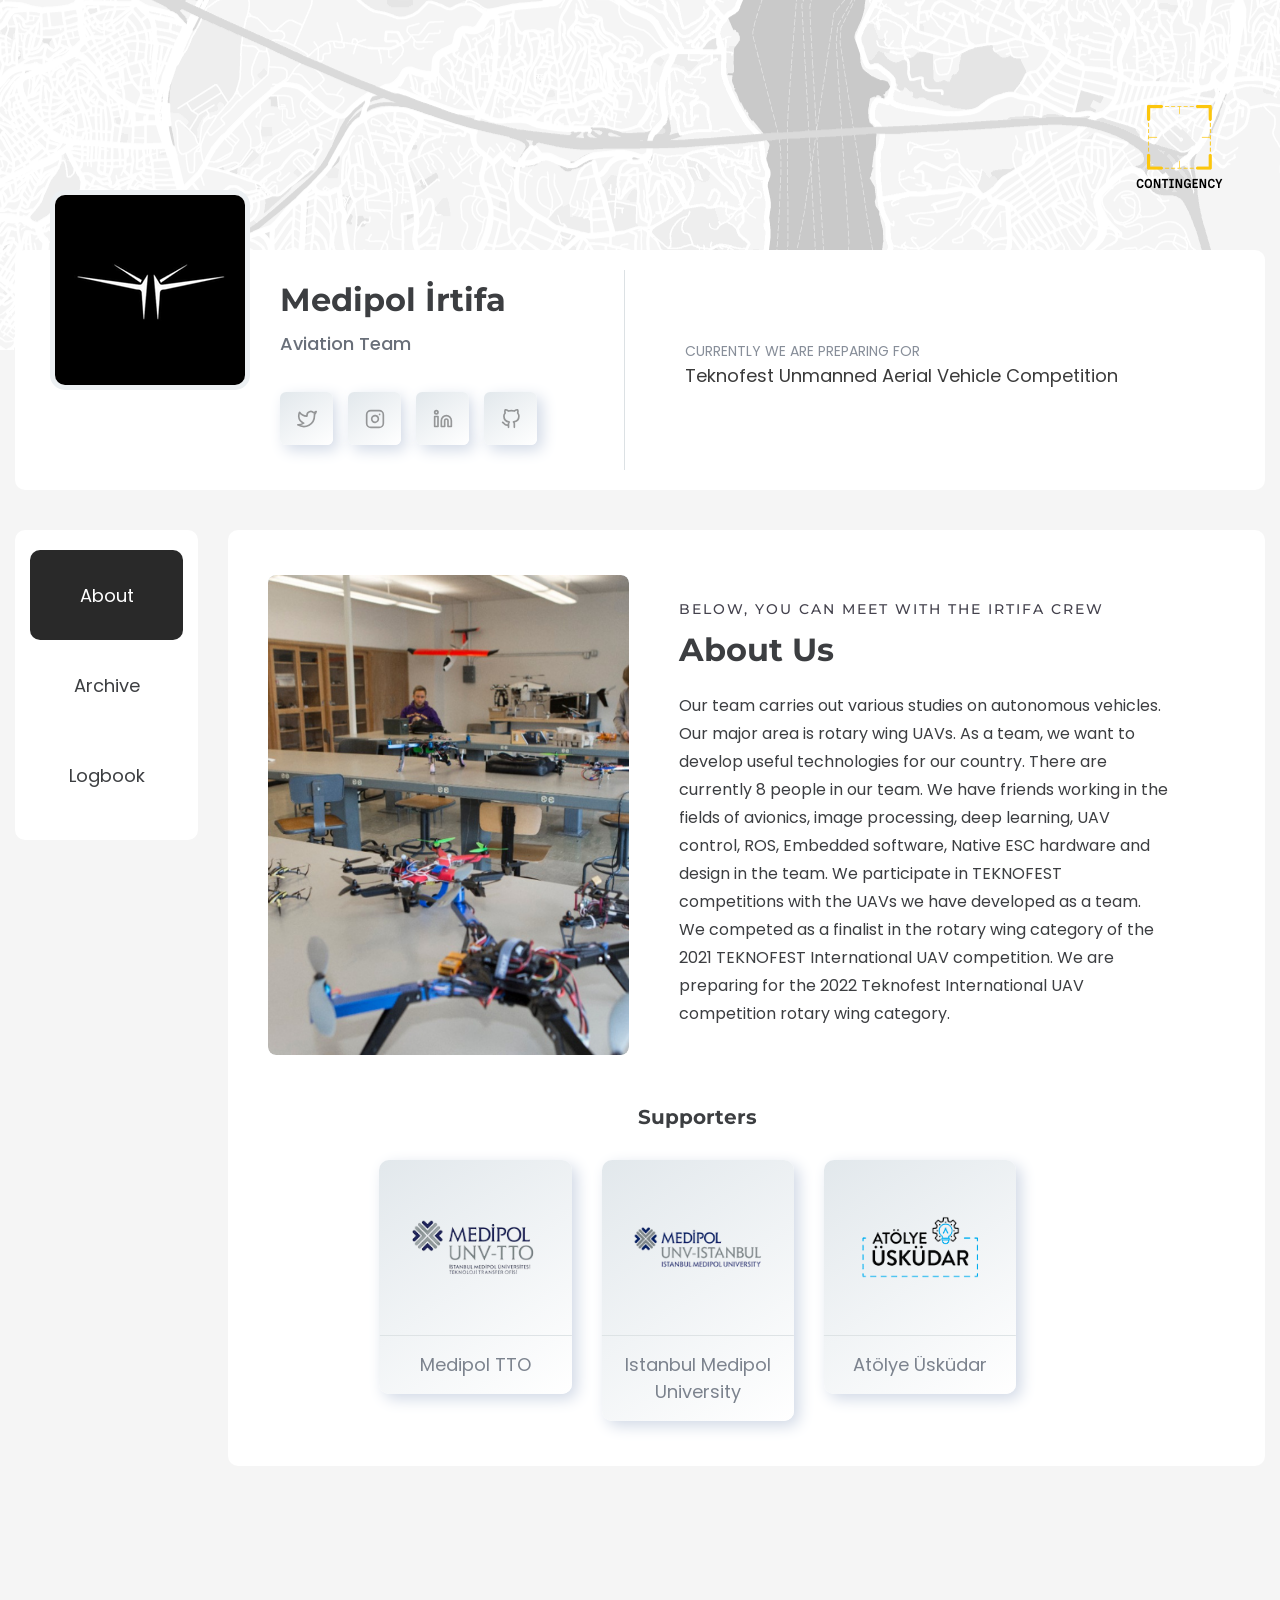
<file: index.html>
<!DOCTYPE html>
<html lang="en">

<head>
    <meta charset="utf-8">
    <meta http-equiv="x-ua-compatible" content="ie=edge">
    <title>&#6158;&nbsp;Medipol İrtifa</title>
    <meta name="robots" content="noindex, follow" />
    <meta name="description" content="">
    <meta name="viewport" content="width=device-width, initial-scale=1, shrink-to-fit=no">
    <!-- Favicon -->
    <link rel="shortcut icon" type="image/x-icon" href="assets/images/logo.png">
    <!--CSS 
    ============================================ -->
    <link rel="stylesheet" href="assets/css/vendor/bootstrap.min.css">
    <link rel="stylesheet" href="assets/css/vendor/slick.css">
    <link rel="stylesheet" href="assets/css/vendor/slick-theme.css">
    <link rel="stylesheet" href="assets/css/vendor/aos.css">
    <link rel="stylesheet" href="assets/css/plugins/feature.css">
    <!-- Style css -->
    <link rel="stylesheet" href="assets/css/style.css">
</head>

<body class="white-version spybody" data-spy="scroll" data-target=".navbar-example2" data-offset="70">

    <div class="main-page-wrapper">
        <div class="rn-header-image-area">
            <div class="bg_image--9 bg_image h-100">
            </div>
        </div>
        <div class="rn-content-wrapper">
            <div class="container">
                <div class="row padding-tb m_dec-top align-items-center d-flex">
                    <div class="col-lg-6">
                        <div class="header-left">
                            <div class="header-thumbnail">
                                <img src="assets/images/slider/banner-10.png" alt="personal_portfolio">
                            </div>
                            <div class="header-info-content">
                                <h4 class="title">Medipol İrtifa</h4>
                                <div class="status-info">Aviation Team</div>
                                <!-- social sharea area -->
                                <div class="social-share-style-1 border-none mt--40">
                                    <ul class="social-share d-flex liststyle">
                                        <li class="twitter"><a href="https://twitter.com/IrtifaMedipol"><i data-feather="twitter"></i></a>
                                        </li>
                                        <li class="instagram"><a href="https://www.instagram.com/medipol_irtifa/"><i data-feather="instagram"></i></a>
                                        </li>
                                        <li class="linkedin"><a href="https://www.linkedin.com/company/medipol-i̇rtifa-aviation"><i data-feather="linkedin"></i></a>
                                        </li>
                                        <li class="github"><a href="https://github.com/medipol-irtifa"><i data-feather="github"></i></a>
                                        </li>
                                        
                                    </ul>
                                </div>
                                <!-- end -->
                            </div>
                        </div>
                    </div>
                    <div class="col-lg-6">
                        <div class="header-right">
                            <ul class="rn-header-content">
                                <li><span class="overhead">CURRENTLY WE ARE PREPARING FOR</span><a href="https://teknofest.org/tr/competitions/competition/45">Teknofest Unmanned Aerial Vehicle Competition</a></li>
                               
                            </ul>
                          
                        </div>
                    </div>
                </div>
                <div class="row mt--40 tab-content-wrapper">
                    <div class="col-lg-2">
                        <div class="d-flex flex-wrap align-content-start h-100 w-100">
                            <div class="position-sticky content-wrapper sticky-top rbt-sticky-top-adjust-three w-100">
                                <ul class="nav tab-navigation-button tab-smlg flex-column nav-pills me-3" id="v-pills-tab" role="tablist">

                                    <li class="nav-item">
                                        <a class="nav-link rn-nav active" id="v-pills-home-tab" data-toggle="tab" href="#v-pills-Javascript" role="tab" aria-selected="true">About</a>
                                    </li>

                                    <li class="nav-item">
                                        <a class="nav-link rn-nav" id="v-pills-settings-tabs" data-toggle="tab" href="#v-pills-settings" role="tab" aria-selected="true">Archive</a>
                                    </li>

                                    <li class="nav-item">
                                        <a class="nav-link rn-nav " id="v-pills-profile-tab" data-toggle="tab" href="#v-pills-Design" role="tab" aria-selected="true">Logbook</a>
                                    </li>
                                </ul>
                            </div>
                        </div>
                    </div>
                    <div class="col-lg-10">
                        <div class="tab-area">
                            <div class="d-flex align-items-start">
                                <div class="tab-content" id="v-pills-tabContent">

                                    <div class="tab-pane fade  show active" id="v-pills-Javascript" role="tabpanel" aria-labelledby="v-pills-home-tab">
                                        <!-- Start about Area -->
                                        <div id="about" class="rn-about-area">
                                            <div class="container">
                                                <div class="row">
                                                    <div class="col-lg-5">
                                                        <div class="image-area shadow-none padding-none" data-aos="fade-up" data-aos-duration="1000" data-aos-delay="100" data-aos-once="true">
                                                            <div class="thumbnail">
                                                                <img src="assets/images/about/about-2.png" alt="Personal Portfolio Image">
                                                            </div>
                                                        </div>
                                                    </div>
                                                    <div data-aos="fade-up" data-aos-duration="1000" data-aos-delay="100" data-aos-once="true" class="col-lg-7 mt_sm--30">
                                                        <div class="contant">
                                                            <div class="section-title text-left">
                                                                <span class="subtitle">BELOW, YOU CAN MEET WITH THE IRTIFA CREW</span>
                                                                <h2 class="title small-h2">About Us</h2>
                                                            </div>
                                                            <p class="discription color-body-white">
                                                                
                                                                Our team carries out various studies on autonomous vehicles. Our major area is rotary wing UAVs. As a team, we want to develop useful technologies for our country. There are currently 8 people in our team. We have friends working in the fields of avionics, image processing, deep learning, UAV control, ROS, Embedded software, Native ESC hardware and design in the team. We participate in TEKNOFEST competitions with the UAVs we have developed as a team. We competed as a finalist in the rotary wing category of the 2021 TEKNOFEST International UAV competition. We are preparing for the 2022 Teknofest International UAV competition rotary wing category.
                                                            </p>
                                                           
                                                        </div>
                                                    </div>
                                                </div>

                                                <div class="row mt--50">
                                                    <!-- Brand style three -->
                                                    <div class="rn-brand-area">
                                                        <div class="container">
                                                            <div class="row mb--30">
                                                                <div class="col-12 text-center">
                                                                    <h6 class="title color-lightn m--0">Supporters</h6>
                                                                </div>
                                                            </div>
                                                            <div class="row">
                                                                <div class="brand-wrapper-three mb_dec--30">
                                                                    <!-- Start Single Brand  -->
                                                                    <div data-aos="fade-up" data-aos-duration="1000" data-aos-delay="300" data-aos-once="true" class="rn-brand flex-basis-style-1">
                                                                        <div class="border-style shadow-none inner smlg-brand text-center">
                                                                            <div class="thumbnail">
                                                                                <a href="https://tto.medipol.edu.tr/"><img src="assets/images/client/png/brand-02.png" alt="Client-image"></a>
                                                                            </div>
                                                                            <div class="seperator"></div>
                                                                            <div class="client-name"><span><a href="https://tto.medipol.edu.tr/">Medipol TTO</a></span>
                                                                            </div>
                                                                        </div>
                                                                    </div>
                                                                    <!-- End Single Brand  -->
                                                                    <!-- Start Single Brand  -->
                                                                    <div data-aos="fade-up" data-aos-duration="1000" data-aos-delay="500" data-aos-once="true" class="rn-brand flex-basis-style-1">
                                                                        <div class="border-style shadow-none inner smlg-brand text-center">
                                                                            <div class="thumbnail">
                                                                                <a href="https://www.medipol.edu.tr/"><img src="assets/images/client/png/brand-03.png" alt="Client-image"></a>
                                                                            </div>
                                                                            <div class="seperator"></div>
                                                                            <div class="client-name"><span><a href="https://www.medipol.edu.tr/">Istanbul Medipol University</a></span>
                                                                            </div>
                                                                        </div>
                                                                    </div>
                                                                    <!-- End Single Brand  -->
                                                                    <!-- Start Single Brand  -->
                                                                    <div data-aos="fade-up" data-aos-duration="1000" data-aos-delay="400" data-aos-once="true" class="rn-brand flex-basis-style-1">
                                                                        <div class="border-style shadow-none inner smlg-brand text-center">
                                                                            <div class="thumbnail">
                                                                                <a href="https://atolyeuskudar.com/"><img src="assets/images/client/png/brand-01.png" alt="Client-image"></a>
                                                                            </div>
                                                                            <div class="seperator"></div>
                                                                            <div class="client-name"><span><a href="https://atolyeuskudar.com/">Atölye Üsküdar</a></span>
                                                                            </div>
                                                                        </div>
                                                                    </div>
                                                                    <!-- End Single Brand  -->

                                                                
                                                                </div>
                                                            </div>
                                                        </div>
                                                    </div>
                                                    <!-- Brand style three End -->
                                                </div>
                                            </div>
                                        </div>
                                        <!-- End about Area -->
                                    </div>

                                    <div class="tab-pane fade" id="v-pills-Design" role="tabpanel" aria-labelledby="v-pills-profile-tab">
                                        <div class="container" id="resume">
                                            <!-- resume area start -->
                                            <div class="personal-experience-inner">
                                                <div class="row">
                                                    <div class="personal-experience-inner">
                                                        <div class="row m--0">
                                                            <!-- Start Skill List Area  -->
                                                            <div class="col-lg-12 col-md-12 col-12">
                                                                <div class="content">
                                                                    <span class="subtitle">2020 -
                                                                        2022</span>
                                                                    <h4 class="maintitle">Team History
                                                                    </h4>
                                                                    <div class="experience-list padding-none border-none">

                                                        

                                                                        <!-- Start Single List  -->
                                                                        <div class="resume-single-list mt--30">
                                                                            <div class="inner psudo-after-none psudo-after-none">
                                                                                <div class="heading">
                                                                                    <div class="title">
                                                                                        <h4>Competition Season</h4>
                                                                                        <span>Teknofest Unmanned Aerial Vehicle Competition (2020-2022)</span>
                                                                                    </div>
                                                                                    <div class="date-of-time">
                                                                                        <span>Stage / Final
                                                                                        </span>
                                                                                    </div>
                                                                                </div>
                                                                                <p class="description"> 
                                                                                    Last year, 2 of our teams qualified to the finals and compete. In this way, we will continue to achieve great success.</p>
                                                                            </div>
                                                                        </div>
                                                                        <!-- End Single List  -->

                                                                        <!-- Start Single List  -->
                                                                        <div class="resume-single-list mt--30">
                                                                            <div class="inner psudo-after-none psudo-after-none">
                                                                                <div class="heading">
                                                                                    <div class="title">
                                                                                        <h4>Establishing the "Irtifa" Team</h4>
                                                                                        <span>Istanbul Medipol University (2020)</span>
                                                                                    </div>
                                                                                    <div class="date-of-time">
                                                                                        <span>Genesis</span>
                                                                                    </div>
                                                                                </div>
                                                                                <p class="description"> 
                                                                                    The altitude team is a team that was established by the gathering of 3 of our friends who want to work in the field of robotics. We would like to thank them for these steps that seem small but have brought us to this day. After our team was established, we grew up with our friends who wanted to join our team and now we have become a huge community that includes 2 more teams besides our team. All teams in the community are preparing for Teknofest competitions. </p>
                                                                            </div>
                                                                        </div>
                                                                        <!-- End Single List  -->

                                                                    </div>
                                                                </div>
                                                            </div>
                                                            <!-- End Skill List Area  -->


                                                        </div>
                                                    </div>
                                                </div>
                                            </div>
                                            <!-- resume area End -->
                                           
                                        </div>
                                    </div>

                                    <div class="tab-pane fade" id="v-pills-Wordpress" role="tabpanel" aria-labelledby="v-pills-wordpress-tab">
                                        <!-- Start Portfolio Area -->
                                        <div class="rn-portfolio-area" id="portfolio">
                                            <div class="container">
                                                <div class="row mt--10 mt_md--10 mt_sm--10 mt-dec-30">
                                                    <!-- Start Single Portfolio -->
                                                    <div data-aos="fade-up" data-aos-delay="100" data-aos-once="true" class="col-lg-6 col-xl-4 col-md-6 col-12 mt--30 mt_md--30 mt_sm--30">
                                                        <div class="rn-portfolio" data-toggle="modal" data-target="#exampleModalCenter">
                                                            <div class="inner">
                                                                <div class="thumbnail">
                                                                    <a href="javascript:void(0)">
                                                                        <img src="assets/images/portfolio/portfolio-01.jpg" alt="Personal Portfolio Images">
                                                                    </a>
                                                                </div>
                                                                <div class="content">
                                                                    <div class="category-info">
                                                                        <div class="category-list">
                                                                            <a href="javascript:void(0)">Development</a>
                                                                        </div>
                                                                        <div class="meta">
                                                                            <span><a href="javascript:void(0)"><i
                                                                                        class="feather-heart"></i></a>
                                                                                600</span>
                                                                        </div>
                                                                    </div>
                                                                    <h4 class="title"><a href="javascript:void(0)">The
                                                                            services provide for design <i
                                                                                class="feather-arrow-up-right"></i></a>
                                                                    </h4>
                                                                </div>
                                                            </div>
                                                        </div>
                                                    </div>
                                                    <!-- End Single Portfolio -->

                                                    <!-- Start Single Portfolio -->
                                                    <div data-aos="fade-up" data-aos-delay="300" data-aos-once="true" class="col-lg-6 col-xl-4 col-md-6 col-12 mt--30 mt_md--30 mt_sm--30">
                                                        <div class="rn-portfolio" data-toggle="modal" data-target="#exampleModalCenter">
                                                            <div class="inner">
                                                                <div class="thumbnail">
                                                                    <a href="javascript:void(0)">
                                                                        <img src="assets/images/portfolio/portfolio-02.jpg" alt="Personal Portfolio Images">
                                                                    </a>
                                                                </div>
                                                                <div class="content">
                                                                    <div class="category-info">
                                                                        <div class="category-list">
                                                                            <a href="javascript:void(0)">Application</a>
                                                                        </div>
                                                                        <div class="meta">
                                                                            <span><a href="javascript:void(0)"><i
                                                                                        class="feather-heart"></i></a>
                                                                                750</span>
                                                                        </div>
                                                                    </div>
                                                                    <h4 class="title"><a href="javascript:void(0)">Mobile app landing
                                                                            design & app
                                                                            maintain<i
                                                                                class="feather-arrow-up-right"></i></a>
                                                                    </h4>
                                                                </div>
                                                            </div>
                                                        </div>
                                                    </div>
                                                    <!-- End Single Portfolio -->

                                                    <!-- Start Single Portfolio -->
                                                    <div data-aos="fade-up" data-aos-delay="500" data-aos-once="true" class="col-lg-6 col-xl-4 col-md-6 col-12 mt--30 mt_md--30 mt_sm--30">
                                                        <div class="rn-portfolio" data-toggle="modal" data-target="#exampleModalCenter">
                                                            <div class="inner">
                                                                <div class="thumbnail">
                                                                    <a href="javascript:void(0)">
                                                                        <img src="assets/images/portfolio/portfolio-03.jpg" alt="Personal Portfolio Images">
                                                                    </a>
                                                                </div>
                                                                <div class="content">
                                                                    <div class="category-info">
                                                                        <div class="category-list">
                                                                            <a href="javascript:void(0)">Photoshop</a>
                                                                        </div>
                                                                        <div class="meta">
                                                                            <span><a href="javascript:void(0)"><i
                                                                                        class="feather-heart"></i></a>
                                                                                630</span>
                                                                        </div>
                                                                    </div>
                                                                    <h4 class="title"><a href="javascript:void(0)">Logo
                                                                            design creativity & Application
                                                                            <i class="feather-arrow-up-right"></i></a>
                                                                    </h4>
                                                                </div>
                                                            </div>
                                                        </div>
                                                    </div>
                                                    <!-- End Single Portfolio -->

                                                    <!-- Start Single Portfolio -->
                                                    <div data-aos="fade-up" data-aos-delay="100" data-aos-once="true" class="col-lg-6 col-xl-4 col-md-6 col-12 mt--30 mt_md--30 mt_sm--30">
                                                        <div class="rn-portfolio" data-toggle="modal" data-target="#exampleModalCenter">
                                                            <div class="inner">
                                                                <div class="thumbnail">
                                                                    <a href="javascript:void(0)">
                                                                        <img src="assets/images/portfolio/portfolio-04.jpg" alt="Personal Portfolio Images">
                                                                    </a>
                                                                </div>
                                                                <div class="content">
                                                                    <div class="category-info">
                                                                        <div class="category-list">
                                                                            <a href="javascript:void(0)">Figma</a>
                                                                        </div>
                                                                        <div class="meta">
                                                                            <span><a href="javascript:void(0)"><i
                                                                                        class="feather-heart"></i></a>
                                                                                360</span>
                                                                        </div>
                                                                    </div>
                                                                    <h4 class="title"><a href="javascript:void(0)">Mobile app landing
                                                                            design &
                                                                            Services<i
                                                                                class="feather-arrow-up-right"></i></a>
                                                                    </h4>
                                                                </div>
                                                            </div>
                                                        </div>
                                                    </div>
                                                    <!-- End Single Portfolio -->

                                                    <!-- Start Single Portfolio -->
                                                    <div data-aos="fade-up" data-aos-delay="300" data-aos-once="true" class="col-lg-6 col-xl-4 col-md-6 col-12 mt--30 mt_md--30 mt_sm--30">
                                                        <div class="rn-portfolio" data-toggle="modal" data-target="#exampleModalCenter">
                                                            <div class="inner">
                                                                <div class="thumbnail">
                                                                    <a href="javascript:void(0)">
                                                                        <img src="assets/images/portfolio/portfolio-05.jpg" alt="Personal Portfolio Images">
                                                                    </a>
                                                                </div>
                                                                <div class="content">
                                                                    <div class="category-info">
                                                                        <div class="category-list">
                                                                            <a href="javascript:void(0)">Web Design</a>
                                                                        </div>
                                                                        <div class="meta">
                                                                            <span><a href="javascript:void(0)"><i
                                                                                        class="feather-heart"></i></a>
                                                                                280</span>
                                                                        </div>
                                                                    </div>
                                                                    <h4 class="title"><a href="javascript:void(0)">Design for
                                                                            tecnology,service<i
                                                                                class="feather-arrow-up-right"></i></a>
                                                                    </h4>
                                                                </div>
                                                            </div>
                                                        </div>
                                                    </div>
                                                    <!-- End Single Portfolio -->

                                                    <!-- Start Single Portfolio -->
                                                    <div data-aos="fade-up" data-aos-delay="500" data-aos-once="true" class="col-lg-6 col-xl-4 col-md-6 col-12 mt--30 mt_md--30 mt_sm--30">
                                                        <div class="rn-portfolio" data-toggle="modal" data-target="#exampleModalCenter">
                                                            <div class="inner">
                                                                <div class="thumbnail">
                                                                    <a href="javascript:void(0)">
                                                                        <img src="assets/images/portfolio/portfolio-06.jpg" alt="Personal Portfolio Images">
                                                                    </a>
                                                                </div>
                                                                <div class="content">
                                                                    <div class="category-info">
                                                                        <div class="category-list">
                                                                            <a href="javascript:void(0)">Web Design</a>
                                                                        </div>
                                                                        <div class="meta">
                                                                            <span><a href="javascript:void(0)"><i
                                                                                        class="feather-heart"></i></a>
                                                                                690</span>
                                                                        </div>
                                                                    </div>
                                                                    <h4 class="title"><a href="javascript:void(0)">App
                                                                            for tecnology & services<i
                                                                                class="feather-arrow-up-right"></i></a>
                                                                    </h4>
                                                                </div>
                                                            </div>
                                                        </div>
                                                    </div>
                                                    <!-- End Single Portfolio -->
                                                </div>
                                                <div class="row mt--40">
                                                    <div class="col-12 text-center">
                                                        <a class="rn-btn" href="#">See More <i class="feather-loader"></i></a>
                                                    </div>
                                                </div>
                                            </div>
                                        </div>
                                        <!-- End portfolio Area -->
                                    </div>

                                    <div class="tab-pane fade" id="v-pills-settings" role="tabpanel" aria-labelledby="v-pills-settings-tabs">
                                        <!-- Start News Area -->
                                        <div class="rn-blog-area" id="blog">
                                            <div class="container">
                                                <div class="row mt-dec-30">

                                                   

                                                    <!-- Start Single blog -->
                                                    <div data-aos="fade-up" data-aos-duration="500" data-aos-delay="800" data-aos-once="true" class="col-lg-6 col-xl-4 mt--30 col-md-6 col-sm-12 col-12 mt--30">
                                                        <div class="rn-blog" data-toggle="modal" data-target="#exampleModalCenters">
                                                            <div class="inner">
                                                                <div class="thumbnail">
                                                                    <a href="assets/library/UAV_0001.pdf">
                                                                        <img src="assets/images/blog/blog-02.png" alt="Article Images">
                                                                    </a>
                                                                </div>
                                                                <div class="content">
                                                                    <div class="category-info">
                                                                        <div class="category-list">
                                                                            <a href="assets/library/UAV_0001.pdf">Research Paper</a>
                                                                        </div>
                                                                        <div class="meta">
                                                                            <span><i class="feather-clock"></i> 24 min
                                                                                read</span>
                                                                        </div>
                                                                    </div>
                                                                    <h4 class="title"><a href="assets/library/UAV_0001.pdf">UAV Basi̇cs<i
                                                                                class="feather-arrow-up-right"></i></a>
                                                                    </h4>
                                                                </div>
                                                            </div>
                                                        </div>
                                                    </div>
                                                    <!-- End Single blog -->

                                                    <!-- Start Single blog -->
                                                    <div data-aos="fade-up" data-aos-duration="500" data-aos-delay="800" data-aos-once="true" class="col-lg-6 col-xl-4 mt--30 col-md-6 col-sm-12 col-12 mt--30">
                                                        <div class="rn-blog" data-toggle="modal" data-target="#exampleModalCenters">
                                                            <div class="inner">
                                                                <div class="thumbnail">
                                                                    <a href="assets/library/FC_STM001_CLOCK_SPEED.pdf">
                                                                        <img src="assets/images/blog/blog-01.png" alt="Article Images">
                                                                    </a>
                                                                </div>
                                                                <div class="content">
                                                                    <div class="category-info">
                                                                        <div class="category-list">
                                                                            <a href="assets/library/FC_STM001_CLOCK_SPEED.pdf">Research Paper</a>
                                                                        </div>
                                                                        <div class="meta">
                                                                            <span><i class="feather-clock"></i> 10 min
                                                                                read</span>
                                                                        </div>
                                                                    </div>
                                                                    <h4 class="title"><a href="assets/library/FC_STM001_CLOCK_SPEED.pdf">STM32F4 Clock Speed Configuration<i
                                                                                class="feather-arrow-up-right"></i></a>
                                                                    </h4>
                                                                </div>
                                                            </div>
                                                        </div>
                                                    </div>
                                                    <!-- End Single blog -->

                                                </div>
                                                
                                            </div>
                                        </div>
                                        <!-- ENd Mews Area -->
                                    </div>


                                </div>
                            </div>
                        </div>
                    </div>
                </div>
            </div>
        </div>
    </div>

    <!-- Start Footer Area -->
    <div class="rn-footer-area rn-section-gap">
        <div class="container">
            <div class="row">
                <div class="col-lg-12">
                    <div class="footer-area text-center">
                    </div>
                </div>
            </div>
        </div>
    </div>
    <!-- End Footer Area -->




    <!-- JS ============================================ -->
    <script src="assets/js/vendor/jquery.js"></script>
    <script src="assets/js/vendor/modernizer.min.js"></script>
    <script src="assets/js/vendor/feather.min.js"></script>
    <script src="assets/js/vendor/slick.min.js"></script>
    <script src="assets/js/vendor/bootstrap.js"></script>
    <script src="assets/js/vendor/text-type.js"></script>
    <script src="assets/js/vendor/wow.js"></script>
    <script src="assets/js/vendor/aos.js"></script>
    <script src="assets/js/vendor/particles.js"></script>
    <!-- main JS -->
    <script src="assets/js/main.js"></script>
</body>

</html>
</file>
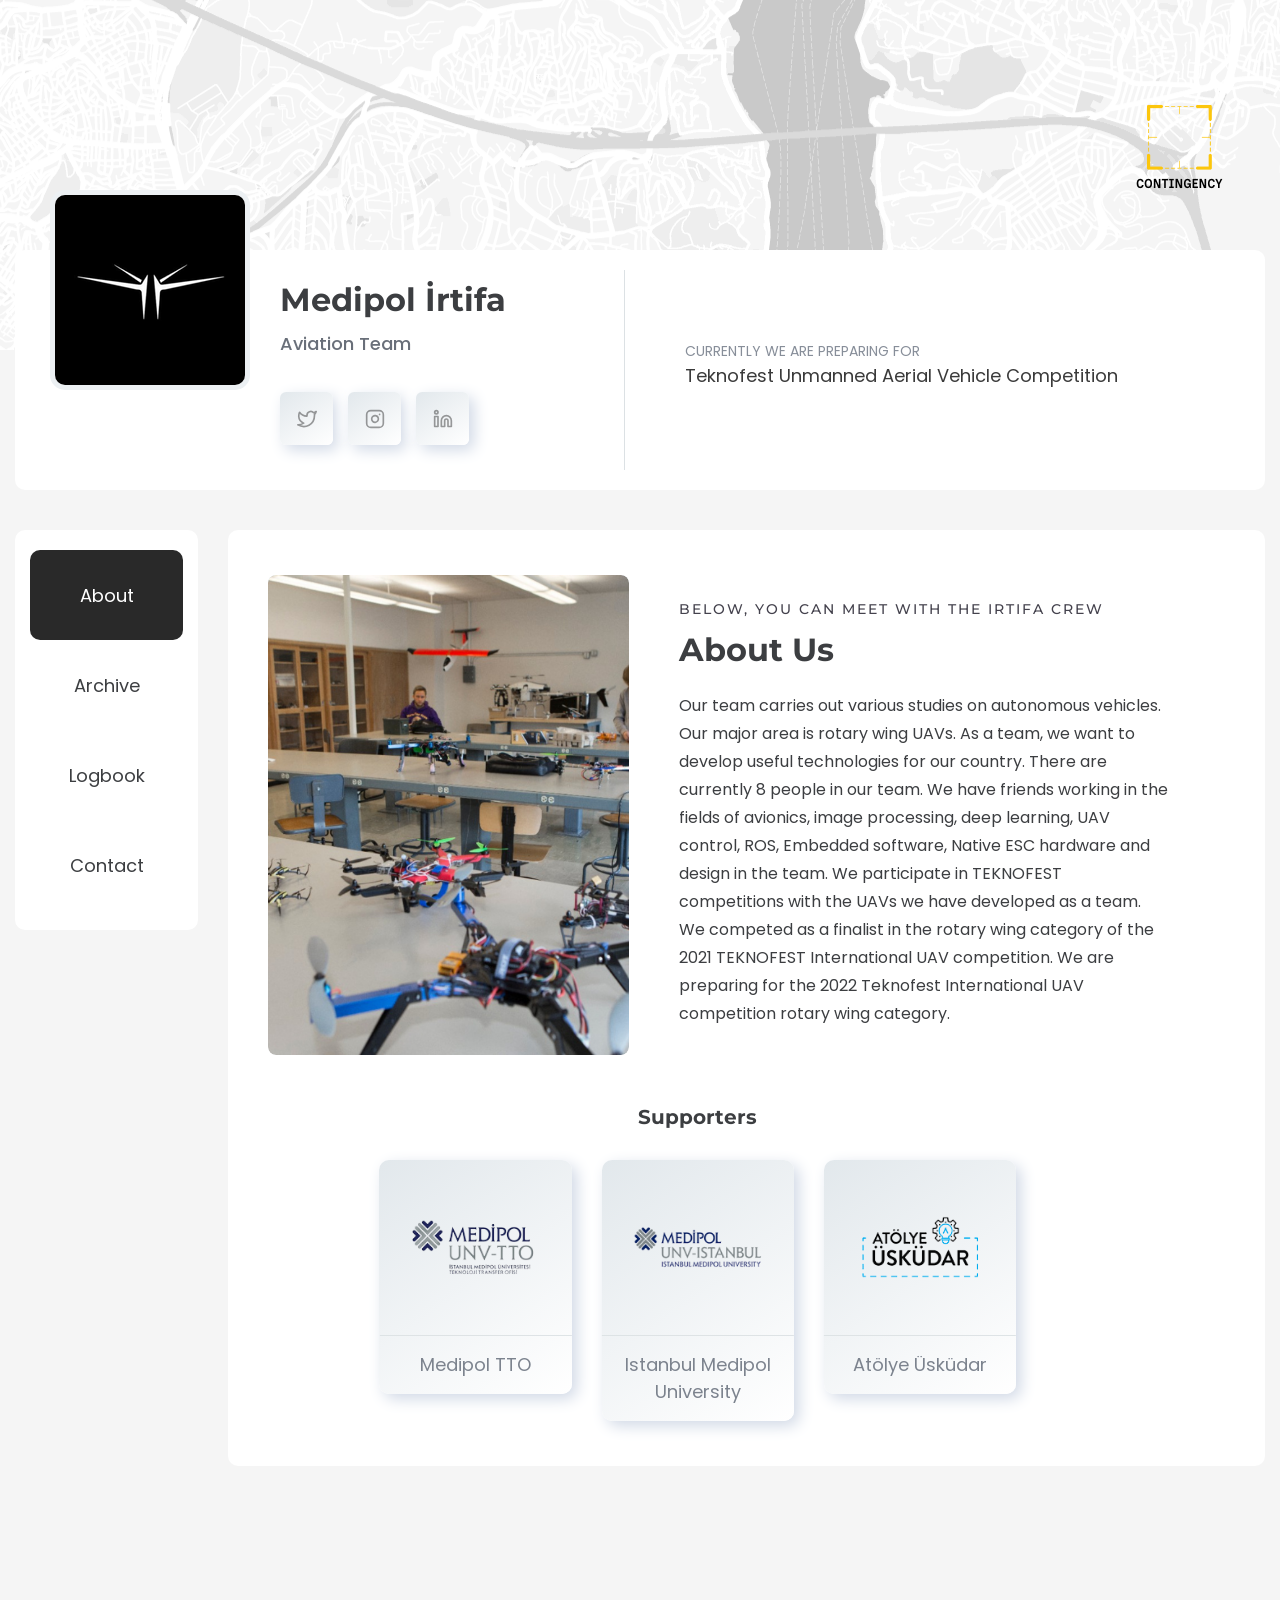
<file: index-backup.html>
<!DOCTYPE html>
<html lang="en">

<head>
    <meta charset="utf-8">
    <meta http-equiv="x-ua-compatible" content="ie=edge">
    <title>&#6158;&nbsp;Medipol İrtifa</title>
    <meta name="robots" content="noindex, follow" />
    <meta name="description" content="">
    <meta name="viewport" content="width=device-width, initial-scale=1, shrink-to-fit=no">
    <!-- Favicon -->
    <link rel="shortcut icon" type="image/x-icon" href="assets/images/logo.png">
    <!--CSS 
    ============================================ -->
    <link rel="stylesheet" href="assets/css/vendor/bootstrap.min.css">
    <link rel="stylesheet" href="assets/css/vendor/slick.css">
    <link rel="stylesheet" href="assets/css/vendor/slick-theme.css">
    <link rel="stylesheet" href="assets/css/vendor/aos.css">
    <link rel="stylesheet" href="assets/css/plugins/feature.css">
    <!-- Style css -->
    <link rel="stylesheet" href="assets/css/style.css">
</head>

<body class="white-version spybody" data-spy="scroll" data-target=".navbar-example2" data-offset="70">

    <div class="main-page-wrapper">
        <div class="rn-header-image-area">
            <div class="bg_image--9 bg_image h-100">
            </div>
        </div>
        <div class="rn-content-wrapper">
            <div class="container">
                <div class="row padding-tb m_dec-top align-items-center d-flex">
                    <div class="col-lg-6">
                        <div class="header-left">
                            <div class="header-thumbnail">
                                <img src="assets/images/slider/banner-10.png" alt="personal_portfolio">
                            </div>
                            <div class="header-info-content">
                                <h4 class="title">Medipol İrtifa</h4>
                                <div class="status-info">Aviation Team</div>
                                <!-- social sharea area -->
                                <div class="social-share-style-1 border-none mt--40">
                                    <ul class="social-share d-flex liststyle">
                                        <li class="twitter"><a href="https://twitter.com/IrtifaMedipol"><i data-feather="twitter"></i></a>
                                        </li>
                                        <li class="instagram"><a href="https://www.instagram.com/medipol_irtifa/"><i data-feather="instagram"></i></a>
                                        </li>
                                        <li class="linkedin"><a href="https://www.linkedin.com/company/medipol-i̇rtifa-aviation"><i data-feather="linkedin"></i></a>
                                        </li>
                                    </ul>
                                </div>
                                <!-- end -->
                            </div>
                        </div>
                    </div>
                    <div class="col-lg-6">
                        <div class="header-right">
                            <ul class="rn-header-content">
                                <li><span class="overhead">CURRENTLY WE ARE PREPARING FOR</span><a href="https://teknofest.org/tr/competitions/competition/45">Teknofest Unmanned Aerial Vehicle Competition</a></li>
                               
                            </ul>
                          
                        </div>
                    </div>
                </div>
                <div class="row mt--40 tab-content-wrapper">
                    <div class="col-lg-2">
                        <div class="d-flex flex-wrap align-content-start h-100 w-100">
                            <div class="position-sticky content-wrapper sticky-top rbt-sticky-top-adjust-three w-100">
                                <ul class="nav tab-navigation-button tab-smlg flex-column nav-pills me-3" id="v-pills-tab" role="tablist">

                                    <li class="nav-item">
                                        <a class="nav-link rn-nav active" id="v-pills-home-tab" data-toggle="tab" href="#v-pills-Javascript" role="tab" aria-selected="true">About</a>
                                    </li>

                                    <li class="nav-item">
                                        <a class="nav-link rn-nav" id="v-pills-settings-tabs" data-toggle="tab" href="#v-pills-settings" role="tab" aria-selected="true">Archive</a>
                                    </li>

                                    <li class="nav-item">
                                        <a class="nav-link rn-nav " id="v-pills-profile-tab" data-toggle="tab" href="#v-pills-Design" role="tab" aria-selected="true">Logbook</a>
                                    </li>


                                
                                    

                                    <li class="nav-item">
                                        <a class="nav-link rn-nav" id="v-pills-python-tabs" data-toggle="tab" href="#v-pills-python" role="tab" aria-selected="true">Contact</a>
                                    </li>


                                </ul>
                            </div>
                        </div>
                    </div>
                    <div class="col-lg-10">
                        <div class="tab-area">
                            <div class="d-flex align-items-start">
                                <div class="tab-content" id="v-pills-tabContent">

                                    <div class="tab-pane fade  show active" id="v-pills-Javascript" role="tabpanel" aria-labelledby="v-pills-home-tab">
                                        <!-- Start about Area -->
                                        <div id="about" class="rn-about-area">
                                            <div class="container">
                                                <div class="row">
                                                    <div class="col-lg-5">
                                                        <div class="image-area shadow-none padding-none" data-aos="fade-up" data-aos-duration="1000" data-aos-delay="100" data-aos-once="true">
                                                            <div class="thumbnail">
                                                                <img src="assets/images/about/about-2.png" alt="Personal Portfolio Image">
                                                            </div>
                                                        </div>
                                                    </div>
                                                    <div data-aos="fade-up" data-aos-duration="1000" data-aos-delay="100" data-aos-once="true" class="col-lg-7 mt_sm--30">
                                                        <div class="contant">
                                                            <div class="section-title text-left">
                                                                <span class="subtitle">BELOW, YOU CAN MEET WITH THE IRTIFA CREW</span>
                                                                <h2 class="title small-h2">About Us</h2>
                                                            </div>
                                                            <p class="discription color-body-white">
                                                                
                                                                Our team carries out various studies on autonomous vehicles. Our major area is rotary wing UAVs. As a team, we want to develop useful technologies for our country. There are currently 8 people in our team. We have friends working in the fields of avionics, image processing, deep learning, UAV control, ROS, Embedded software, Native ESC hardware and design in the team. We participate in TEKNOFEST competitions with the UAVs we have developed as a team. We competed as a finalist in the rotary wing category of the 2021 TEKNOFEST International UAV competition. We are preparing for the 2022 Teknofest International UAV competition rotary wing category.
                                                            </p>
                                                           
                                                        </div>
                                                    </div>
                                                </div>

                                                <div class="row mt--50">
                                                    <!-- Brand style three -->
                                                    <div class="rn-brand-area">
                                                        <div class="container">
                                                            <div class="row mb--30">
                                                                <div class="col-12 text-center">
                                                                    <h6 class="title color-lightn m--0">Supporters</h6>
                                                                </div>
                                                            </div>
                                                            <div class="row">
                                                                <div class="brand-wrapper-three mb_dec--30">
                                                                    <!-- Start Single Brand  -->
                                                                    <div data-aos="fade-up" data-aos-duration="1000" data-aos-delay="300" data-aos-once="true" class="rn-brand flex-basis-style-1">
                                                                        <div class="border-style shadow-none inner smlg-brand text-center">
                                                                            <div class="thumbnail">
                                                                                <a href="https://tto.medipol.edu.tr/"><img src="assets/images/client/png/brand-02.png" alt="Client-image"></a>
                                                                            </div>
                                                                            <div class="seperator"></div>
                                                                            <div class="client-name"><span><a href="https://tto.medipol.edu.tr/">Medipol TTO</a></span>
                                                                            </div>
                                                                        </div>
                                                                    </div>
                                                                    <!-- End Single Brand  -->
                                                                    <!-- Start Single Brand  -->
                                                                    <div data-aos="fade-up" data-aos-duration="1000" data-aos-delay="500" data-aos-once="true" class="rn-brand flex-basis-style-1">
                                                                        <div class="border-style shadow-none inner smlg-brand text-center">
                                                                            <div class="thumbnail">
                                                                                <a href="https://www.medipol.edu.tr/"><img src="assets/images/client/png/brand-03.png" alt="Client-image"></a>
                                                                            </div>
                                                                            <div class="seperator"></div>
                                                                            <div class="client-name"><span><a href="https://www.medipol.edu.tr/">Istanbul Medipol University</a></span>
                                                                            </div>
                                                                        </div>
                                                                    </div>
                                                                    <!-- End Single Brand  -->
                                                                    <!-- Start Single Brand  -->
                                                                    <div data-aos="fade-up" data-aos-duration="1000" data-aos-delay="400" data-aos-once="true" class="rn-brand flex-basis-style-1">
                                                                        <div class="border-style shadow-none inner smlg-brand text-center">
                                                                            <div class="thumbnail">
                                                                                <a href="https://atolyeuskudar.com/"><img src="assets/images/client/png/brand-01.png" alt="Client-image"></a>
                                                                            </div>
                                                                            <div class="seperator"></div>
                                                                            <div class="client-name"><span><a href="https://atolyeuskudar.com/">Atölye Üsküdar</a></span>
                                                                            </div>
                                                                        </div>
                                                                    </div>
                                                                    <!-- End Single Brand  -->

                                                                
                                                                </div>
                                                            </div>
                                                        </div>
                                                    </div>
                                                    <!-- Brand style three End -->
                                                </div>
                                            </div>
                                        </div>
                                        <!-- End about Area -->
                                    </div>

                                    <div class="tab-pane fade" id="v-pills-Design" role="tabpanel" aria-labelledby="v-pills-profile-tab">
                                        <div class="container" id="resume">
                                            <!-- resume area start -->
                                            <div class="personal-experience-inner">
                                                <div class="row">
                                                    <div class="personal-experience-inner">
                                                        <div class="row m--0">
                                                            <!-- Start Skill List Area  -->
                                                            <div class="col-lg-12 col-md-12 col-12">
                                                                <div class="content">
                                                                    <span class="subtitle">2020 -
                                                                        2022</span>
                                                                    <h4 class="maintitle">Team History
                                                                    </h4>
                                                                    <div class="experience-list padding-none border-none">

                                                        

                                                                        <!-- Start Single List  -->
                                                                        <div class="resume-single-list mt--30">
                                                                            <div class="inner psudo-after-none psudo-after-none">
                                                                                <div class="heading">
                                                                                    <div class="title">
                                                                                        <h4>Competition Season</h4>
                                                                                        <span>Teknofest Unmanned Aerial Vehicle Competition (2020-2021)</span>
                                                                                    </div>
                                                                                    <div class="date-of-time">
                                                                                        <span>Stage / Final
                                                                                        </span>
                                                                                    </div>
                                                                                </div>
                                                                                <p class="description"> 
                                                                                    Last year, 2 of our teams qualified to the finals and compete. In this way, we will continue to achieve great success.</p>
                                                                            </div>
                                                                        </div>
                                                                        <!-- End Single List  -->

                                                                        <!-- Start Single List  -->
                                                                        <div class="resume-single-list mt--30">
                                                                            <div class="inner psudo-after-none psudo-after-none">
                                                                                <div class="heading">
                                                                                    <div class="title">
                                                                                        <h4>Establishing the "Irtifa" Team</h4>
                                                                                        <span>Istanbul Medipol University (2020)</span>
                                                                                    </div>
                                                                                    <div class="date-of-time">
                                                                                        <span>Genesis</span>
                                                                                    </div>
                                                                                </div>
                                                                                <p class="description"> 
                                                                                    The altitude team is a team that was established by the gathering of 3 of our friends who want to work in the field of robotics. We would like to thank them for these steps that seem small but have brought us to this day. After our team was established, we grew up with our friends who wanted to join our team and now we have become a huge community that includes 2 more teams besides our team. All teams in the community are preparing for Teknofest competitions. </p>
                                                                            </div>
                                                                        </div>
                                                                        <!-- End Single List  -->

                                                                    </div>
                                                                </div>
                                                            </div>
                                                            <!-- End Skill List Area  -->


                                                        </div>
                                                    </div>
                                                </div>
                                            </div>
                                            <!-- resume area End -->
                                           
                                        </div>
                                    </div>

                                    <div class="tab-pane fade" id="v-pills-Wordpress" role="tabpanel" aria-labelledby="v-pills-wordpress-tab">
                                        <!-- Start Portfolio Area -->
                                        <div class="rn-portfolio-area" id="portfolio">
                                            <div class="container">
                                                <div class="row mt--10 mt_md--10 mt_sm--10 mt-dec-30">
                                                    <!-- Start Single Portfolio -->
                                                    <div data-aos="fade-up" data-aos-delay="100" data-aos-once="true" class="col-lg-6 col-xl-4 col-md-6 col-12 mt--30 mt_md--30 mt_sm--30">
                                                        <div class="rn-portfolio" data-toggle="modal" data-target="#exampleModalCenter">
                                                            <div class="inner">
                                                                <div class="thumbnail">
                                                                    <a href="javascript:void(0)">
                                                                        <img src="assets/images/portfolio/portfolio-01.jpg" alt="Personal Portfolio Images">
                                                                    </a>
                                                                </div>
                                                                <div class="content">
                                                                    <div class="category-info">
                                                                        <div class="category-list">
                                                                            <a href="javascript:void(0)">Development</a>
                                                                        </div>
                                                                        <div class="meta">
                                                                            <span><a href="javascript:void(0)"><i
                                                                                        class="feather-heart"></i></a>
                                                                                600</span>
                                                                        </div>
                                                                    </div>
                                                                    <h4 class="title"><a href="javascript:void(0)">The
                                                                            services provide for design <i
                                                                                class="feather-arrow-up-right"></i></a>
                                                                    </h4>
                                                                </div>
                                                            </div>
                                                        </div>
                                                    </div>
                                                    <!-- End Single Portfolio -->

                                                    <!-- Start Single Portfolio -->
                                                    <div data-aos="fade-up" data-aos-delay="300" data-aos-once="true" class="col-lg-6 col-xl-4 col-md-6 col-12 mt--30 mt_md--30 mt_sm--30">
                                                        <div class="rn-portfolio" data-toggle="modal" data-target="#exampleModalCenter">
                                                            <div class="inner">
                                                                <div class="thumbnail">
                                                                    <a href="javascript:void(0)">
                                                                        <img src="assets/images/portfolio/portfolio-02.jpg" alt="Personal Portfolio Images">
                                                                    </a>
                                                                </div>
                                                                <div class="content">
                                                                    <div class="category-info">
                                                                        <div class="category-list">
                                                                            <a href="javascript:void(0)">Application</a>
                                                                        </div>
                                                                        <div class="meta">
                                                                            <span><a href="javascript:void(0)"><i
                                                                                        class="feather-heart"></i></a>
                                                                                750</span>
                                                                        </div>
                                                                    </div>
                                                                    <h4 class="title"><a href="javascript:void(0)">Mobile app landing
                                                                            design & app
                                                                            maintain<i
                                                                                class="feather-arrow-up-right"></i></a>
                                                                    </h4>
                                                                </div>
                                                            </div>
                                                        </div>
                                                    </div>
                                                    <!-- End Single Portfolio -->

                                                    <!-- Start Single Portfolio -->
                                                    <div data-aos="fade-up" data-aos-delay="500" data-aos-once="true" class="col-lg-6 col-xl-4 col-md-6 col-12 mt--30 mt_md--30 mt_sm--30">
                                                        <div class="rn-portfolio" data-toggle="modal" data-target="#exampleModalCenter">
                                                            <div class="inner">
                                                                <div class="thumbnail">
                                                                    <a href="javascript:void(0)">
                                                                        <img src="assets/images/portfolio/portfolio-03.jpg" alt="Personal Portfolio Images">
                                                                    </a>
                                                                </div>
                                                                <div class="content">
                                                                    <div class="category-info">
                                                                        <div class="category-list">
                                                                            <a href="javascript:void(0)">Photoshop</a>
                                                                        </div>
                                                                        <div class="meta">
                                                                            <span><a href="javascript:void(0)"><i
                                                                                        class="feather-heart"></i></a>
                                                                                630</span>
                                                                        </div>
                                                                    </div>
                                                                    <h4 class="title"><a href="javascript:void(0)">Logo
                                                                            design creativity & Application
                                                                            <i class="feather-arrow-up-right"></i></a>
                                                                    </h4>
                                                                </div>
                                                            </div>
                                                        </div>
                                                    </div>
                                                    <!-- End Single Portfolio -->

                                                    <!-- Start Single Portfolio -->
                                                    <div data-aos="fade-up" data-aos-delay="100" data-aos-once="true" class="col-lg-6 col-xl-4 col-md-6 col-12 mt--30 mt_md--30 mt_sm--30">
                                                        <div class="rn-portfolio" data-toggle="modal" data-target="#exampleModalCenter">
                                                            <div class="inner">
                                                                <div class="thumbnail">
                                                                    <a href="javascript:void(0)">
                                                                        <img src="assets/images/portfolio/portfolio-04.jpg" alt="Personal Portfolio Images">
                                                                    </a>
                                                                </div>
                                                                <div class="content">
                                                                    <div class="category-info">
                                                                        <div class="category-list">
                                                                            <a href="javascript:void(0)">Figma</a>
                                                                        </div>
                                                                        <div class="meta">
                                                                            <span><a href="javascript:void(0)"><i
                                                                                        class="feather-heart"></i></a>
                                                                                360</span>
                                                                        </div>
                                                                    </div>
                                                                    <h4 class="title"><a href="javascript:void(0)">Mobile app landing
                                                                            design &
                                                                            Services<i
                                                                                class="feather-arrow-up-right"></i></a>
                                                                    </h4>
                                                                </div>
                                                            </div>
                                                        </div>
                                                    </div>
                                                    <!-- End Single Portfolio -->

                                                    <!-- Start Single Portfolio -->
                                                    <div data-aos="fade-up" data-aos-delay="300" data-aos-once="true" class="col-lg-6 col-xl-4 col-md-6 col-12 mt--30 mt_md--30 mt_sm--30">
                                                        <div class="rn-portfolio" data-toggle="modal" data-target="#exampleModalCenter">
                                                            <div class="inner">
                                                                <div class="thumbnail">
                                                                    <a href="javascript:void(0)">
                                                                        <img src="assets/images/portfolio/portfolio-05.jpg" alt="Personal Portfolio Images">
                                                                    </a>
                                                                </div>
                                                                <div class="content">
                                                                    <div class="category-info">
                                                                        <div class="category-list">
                                                                            <a href="javascript:void(0)">Web Design</a>
                                                                        </div>
                                                                        <div class="meta">
                                                                            <span><a href="javascript:void(0)"><i
                                                                                        class="feather-heart"></i></a>
                                                                                280</span>
                                                                        </div>
                                                                    </div>
                                                                    <h4 class="title"><a href="javascript:void(0)">Design for
                                                                            tecnology,service<i
                                                                                class="feather-arrow-up-right"></i></a>
                                                                    </h4>
                                                                </div>
                                                            </div>
                                                        </div>
                                                    </div>
                                                    <!-- End Single Portfolio -->

                                                    <!-- Start Single Portfolio -->
                                                    <div data-aos="fade-up" data-aos-delay="500" data-aos-once="true" class="col-lg-6 col-xl-4 col-md-6 col-12 mt--30 mt_md--30 mt_sm--30">
                                                        <div class="rn-portfolio" data-toggle="modal" data-target="#exampleModalCenter">
                                                            <div class="inner">
                                                                <div class="thumbnail">
                                                                    <a href="javascript:void(0)">
                                                                        <img src="assets/images/portfolio/portfolio-06.jpg" alt="Personal Portfolio Images">
                                                                    </a>
                                                                </div>
                                                                <div class="content">
                                                                    <div class="category-info">
                                                                        <div class="category-list">
                                                                            <a href="javascript:void(0)">Web Design</a>
                                                                        </div>
                                                                        <div class="meta">
                                                                            <span><a href="javascript:void(0)"><i
                                                                                        class="feather-heart"></i></a>
                                                                                690</span>
                                                                        </div>
                                                                    </div>
                                                                    <h4 class="title"><a href="javascript:void(0)">App
                                                                            for tecnology & services<i
                                                                                class="feather-arrow-up-right"></i></a>
                                                                    </h4>
                                                                </div>
                                                            </div>
                                                        </div>
                                                    </div>
                                                    <!-- End Single Portfolio -->
                                                </div>
                                                <div class="row mt--40">
                                                    <div class="col-12 text-center">
                                                        <a class="rn-btn" href="#">See More <i class="feather-loader"></i></a>
                                                    </div>
                                                </div>
                                            </div>
                                        </div>
                                        <!-- End portfolio Area -->
                                    </div>

                                    <div class="tab-pane fade" id="v-pills-settings" role="tabpanel" aria-labelledby="v-pills-settings-tabs">
                                        <!-- Start News Area -->
                                        <div class="rn-blog-area" id="blog">
                                            <div class="container">
                                                <div class="row mt-dec-30">

                                                   

                                                    <!-- Start Single blog -->
                                                    <div data-aos="fade-up" data-aos-duration="500" data-aos-delay="800" data-aos-once="true" class="col-lg-6 col-xl-4 mt--30 col-md-6 col-sm-12 col-12 mt--30">
                                                        <div class="rn-blog" data-toggle="modal" data-target="#exampleModalCenters">
                                                            <div class="inner">
                                                                <div class="thumbnail">
                                                                    <a href="assets/library/UAV_0001.pdf">
                                                                        <img src="assets/images/blog/blog-02.png" alt="Article Images">
                                                                    </a>
                                                                </div>
                                                                <div class="content">
                                                                    <div class="category-info">
                                                                        <div class="category-list">
                                                                            <a href="assets/library/UAV_0001.pdf">Research Paper</a>
                                                                        </div>
                                                                        <div class="meta">
                                                                            <span><i class="feather-clock"></i> 24 min
                                                                                read</span>
                                                                        </div>
                                                                    </div>
                                                                    <h4 class="title"><a href="assets/library/UAV_0001.pdf">UAV Basi̇cs<i
                                                                                class="feather-arrow-up-right"></i></a>
                                                                    </h4>
                                                                </div>
                                                            </div>
                                                        </div>
                                                    </div>
                                                    <!-- End Single blog -->

                                                    <!-- Start Single blog -->
                                                    <div data-aos="fade-up" data-aos-duration="500" data-aos-delay="800" data-aos-once="true" class="col-lg-6 col-xl-4 mt--30 col-md-6 col-sm-12 col-12 mt--30">
                                                        <div class="rn-blog" data-toggle="modal" data-target="#exampleModalCenters">
                                                            <div class="inner">
                                                                <div class="thumbnail">
                                                                    <a href="assets/library/FC_STM001_CLOCK_SPEED.pdf">
                                                                        <img src="assets/images/blog/blog-01.png" alt="Article Images">
                                                                    </a>
                                                                </div>
                                                                <div class="content">
                                                                    <div class="category-info">
                                                                        <div class="category-list">
                                                                            <a href="assets/library/FC_STM001_CLOCK_SPEED.pdf">Research Paper</a>
                                                                        </div>
                                                                        <div class="meta">
                                                                            <span><i class="feather-clock"></i> 10 min
                                                                                read</span>
                                                                        </div>
                                                                    </div>
                                                                    <h4 class="title"><a href="assets/library/FC_STM001_CLOCK_SPEED.pdf">STM32F4 Clock Speed Configuration<i
                                                                                class="feather-arrow-up-right"></i></a>
                                                                    </h4>
                                                                </div>
                                                            </div>
                                                        </div>
                                                    </div>
                                                    <!-- End Single blog -->

                                                </div>
                                                
                                            </div>
                                        </div>
                                        <!-- ENd Mews Area -->
                                    </div>

                                    <div class="tab-pane fade" id="v-pills-python" role="tabpanel" aria-labelledby="v-pills-python-tabs">
                                        <!-- Start Contact section -->
                                        <div class="rn-contact-area" id="contacts">
                                            <div class="container">
                                                <div class="row">
                                                    <div class="col-lg-5">
                                                        <div class="contact-about-area">
                                                            <div class="thumbnail">
                                                                <img src="assets/images/contact/contact1.png" alt="contact-img">
                                                            </div>
                                                            <div class="title-area">
                                                                <h4 class="title">Location</h4>
                                                                <span>Istanbul Medipol University - North Campus</span>
                                                            </div>
                                                            <div class="description">
                                                                <p>Kavacık District, Ekinciler Street. No: 19, Kavacık Junction, 34810 Beykoz, İstanbul
                                                                </p>
                                                              
                                                                <span class="mail">Email: <a
                                                                        href="mailto:contact@irtifamedipol.com">contact@irtifamedipol.com</a></span>
                                                            </div>
                                                       
                                                        </div>
                                                    </div>
                                                    <div data-aos-delay="600" class="col-lg-7 contact-input">
                                                        <div class="contact-form-wrapper ml--0">
                                                            <div class="introduce">
                                                                <form class="rnt-contact-form rwt-dynamic-form row" id="contact-form" method="POST" action="mail.php">

                                                                    <div class="col-lg-6">
                                                                        <div class="form-group">
                                                                            <label for="contact-name">Your Name</label>
                                                                            <input class="form-control form-control-lg" name="contact-name" id="contact-name" type="text">
                                                                        </div>
                                                                    </div>

                                                                    <div class="col-lg-6">
                                                                        <div class="form-group">
                                                                            <label for="contact-phone">Phone
                                                                                Number</label>
                                                                            <input class="form-control" name="contact-phone" id="contact-phone" type="text">
                                                                        </div>
                                                                    </div>

                                                                    <div class="col-lg-12">
                                                                        <div class="form-group">
                                                                            <label for="contact-email">Email</label>
                                                                            <input class="form-control form-control-sm" id="contact-email" name="contact-email" type="email">
                                                                        </div>
                                                                    </div>

                                                                    <div class="col-lg-12">
                                                                        <div class="form-group">
                                                                            <label for="subject">subject</label>
                                                                            <input class="form-control form-control-sm" id="subject" name="subject" type="text">
                                                                        </div>
                                                                    </div>

                                                                    <div class="col-lg-12">
                                                                        <div class="form-group">
                                                                            <label for="contact-message">Your
                                                                                Message</label>
                                                                            <textarea name="contact-message" id="contact-message" cols="30" rows="10"></textarea>
                                                                        </div>
                                                                    </div>

                                                                    <div class="col-lg-12">
                                                                        <button name="submit" type="submit" id="submit" class="rn-btn">
                                                                            <span>SEND MESSAGE</span>
                                                                            <i data-feather="arrow-right"></i>
                                                                        </button>
                                                                    </div>

                                                                </form>
                                                            </div>
                                                        </div>
                                                    </div>
                                                </div>
                                            </div>
                                        </div>
                                        <!-- End Contuct section -->
                                    </div>

                                </div>
                            </div>
                        </div>
                    </div>
                </div>
            </div>
        </div>
    </div>

    <!-- Start Footer Area -->
    <div class="rn-footer-area rn-section-gap">
        <div class="container">
            <div class="row">
                <div class="col-lg-12">
                    <div class="footer-area text-center">
                    </div>
                </div>
            </div>
        </div>
    </div>
    <!-- End Footer Area -->




    <!-- JS ============================================ -->
    <script src="assets/js/vendor/jquery.js"></script>
    <script src="assets/js/vendor/modernizer.min.js"></script>
    <script src="assets/js/vendor/feather.min.js"></script>
    <script src="assets/js/vendor/slick.min.js"></script>
    <script src="assets/js/vendor/bootstrap.js"></script>
    <script src="assets/js/vendor/text-type.js"></script>
    <script src="assets/js/vendor/wow.js"></script>
    <script src="assets/js/vendor/aos.js"></script>
    <script src="assets/js/vendor/particles.js"></script>
    <!-- main JS -->
    <script src="assets/js/main.js"></script>
</body>

</html>
</file>
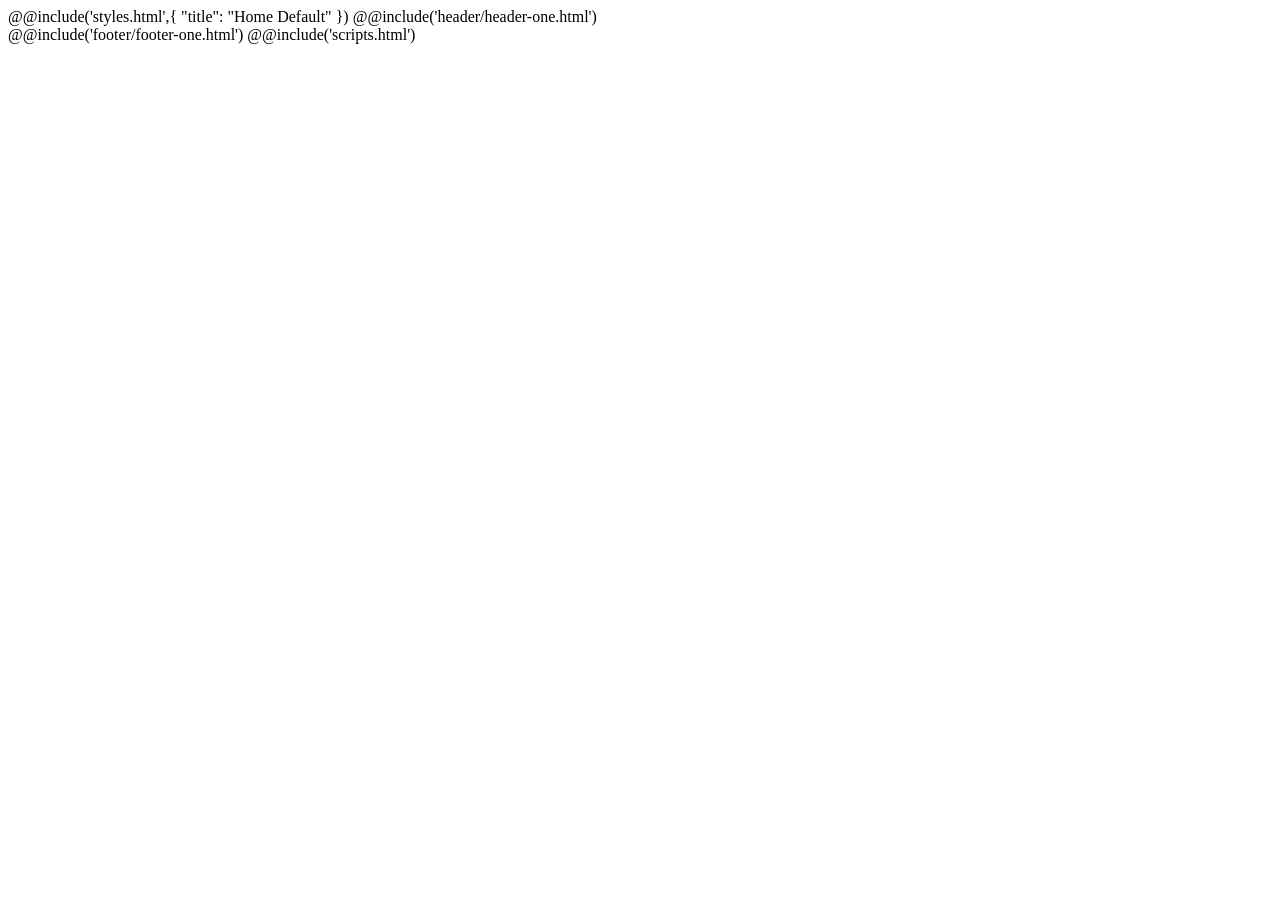
<file: assets/scss/index-developer.html>
<!DOCTYPE html>
<html lang="en">

@@include('styles.html',{
"title": "Home Default"
})

<body class="template-color-1">
    @@include('header/header-one.html')
    <main class="main-page-wrapper">

    </main>

    @@include('footer/footer-one.html')

    @@include('scripts.html')

</body>

</html>
</file>
<file: assets/css/plugins/feature.css>
@font-face{font-family:'Feather';src:url('../../fonts/Feather.ttf?sdxovp') format('truetype'),url('../../fonts/Feather.woff?sdxovp') format('woff'),url('../../fonts/Feather.svg?sdxovp#Feather') format('svg');font-weight:normal;font-style:normal}[class^="feather-"],[class*=" feather-"]{font-family:'feather' !important;speak:none;font-style:normal;font-weight:normal;font-variant:normal;text-transform:none;line-height:1;-webkit-font-smoothing:antialiased;-moz-osx-font-smoothing:grayscale}.feather-activity:before{content:"\e900"}.feather-airplay:before{content:"\e901"}.feather-alecirclert-:before{content:"\e902"}.feather-alert-octagon:before{content:"\e903"}.feather-alert-triangle:before{content:"\e904"}.feather-align-center:before{content:"\e905"}.feather-align-justify:before{content:"\e906"}.feather-align-left:before{content:"\e907"}.feather-align-right:before{content:"\e908"}.feather-anchor:before{content:"\e909"}.feather-aperture:before{content:"\e90a"}.feather-archive:before{content:"\e90b"}.feather-arrow-down:before{content:"\e90c"}.feather-arrow-down-circle:before{content:"\e90d"}.feather-arrow-down-left:before{content:"\e90e"}.feather-arrow-down-right:before{content:"\e90f"}.feather-arrow-left:before{content:"\e910"}.feather-arrow-left-circle:before{content:"\e911"}.feather-arrow-right:before{content:"\e912"}.feather-arrow-right-circle:before{content:"\e913"}.feather-arrow-up:before{content:"\e914"}.feather-arrow-up-circle:before{content:"\e915"}.feather-arrow-up-left:before{content:"\e916"}.feather-arrow-up-right:before{content:"\e917"}.feather-at-sign:before{content:"\e918"}.feather-award:before{content:"\e919"}.feather-bar-chart:before{content:"\e91a"}.feather-bar-chart-2:before{content:"\e91b"}.feather-battery:before{content:"\e91c"}.feather-battery-charging:before{content:"\e91d"}.feather-bell:before{content:"\e91e"}.feather-bell-off:before{content:"\e91f"}.feather-bluetooth:before{content:"\e920"}.feather-bold:before{content:"\e921"}.feather-book:before{content:"\e922"}.feather-book-open:before{content:"\e923"}.feather-bookmark:before{content:"\e924"}.feather-box:before{content:"\e925"}.feather-briefcase:before{content:"\e926"}.feather-calendar:before{content:"\e927"}.feather-camera:before{content:"\e928"}.feather-camera-off:before{content:"\e929"}.feather-cast:before{content:"\e92a"}.feather-check:before{content:"\e92b"}.feather-check-circle:before{content:"\e92c"}.feather-check-square:before{content:"\e92d"}.feather-chevron-down:before{content:"\e92e"}.feather-chevron-left:before{content:"\e92f"}.feather-chevron-right:before{content:"\e930"}.feather-chevron-up:before{content:"\e931"}.feather-chevrons-down:before{content:"\e932"}.feather-chevrons-left:before{content:"\e933"}.feather-chevrons-right:before{content:"\e934"}.feather-chevrons-up:before{content:"\e935"}.feather-chrome:before{content:"\e936"}.feather-circle:before{content:"\e937"}.feather-clipboard:before{content:"\e938"}.feather-clock:before{content:"\e939"}.feather-cloud:before{content:"\e93a"}.feather-cloud-drizzle:before{content:"\e93b"}.feather-cloud-lightning:before{content:"\e93c"}.feather-cloud-off:before{content:"\e93d"}.feather-cloud-rain:before{content:"\e93e"}.feather-cloud-snow:before{content:"\e93f"}.feather-code:before{content:"\e940"}.feather-codepen:before{content:"\e941"}.feather-command:before{content:"\e942"}.feather-compass:before{content:"\e943"}.feather-copy:before{content:"\e944"}.feather-corner-down-left:before{content:"\e945"}.feather-corner-down-right:before{content:"\e946"}.feather-corner-left-down:before{content:"\e947"}.feather-corner-left-up:before{content:"\e948"}.feather-corner-right-down:before{content:"\e949"}.feather-corner-right-up:before{content:"\e94a"}.feather-corner-up-left:before{content:"\e94b"}.feather-corner-up-right:before{content:"\e94c"}.feather-cpu:before{content:"\e94d"}.feather-credit-card:before{content:"\e94e"}.feather-crop:before{content:"\e94f"}.feather-crosshair:before{content:"\e950"}.feather-database:before{content:"\e951"}.feather-delete:before{content:"\e952"}.feather-disc:before{content:"\e953"}.feather-dollar-sign:before{content:"\e954"}.feather-download:before{content:"\e955"}.feather-download-cloud:before{content:"\e956"}.feather-droplet:before{content:"\e957"}.feather-edit:before{content:"\e958"}.feather-edit-2:before{content:"\e959"}.feather-edit-3:before{content:"\e95a"}.feather-external-link:before{content:"\e95b"}.feather-eye:before{content:"\e95c"}.feather-eye-off:before{content:"\e95d"}.feather-facebook:before{content:"\e95e"}.feather-fast-forward:before{content:"\e95f"}.feather-feather:before{content:"\e960"}.feather-file:before{content:"\e961"}.feather-file-minus:before{content:"\e962"}.feather-file-plus:before{content:"\e963"}.feather-file-text:before{content:"\e964"}.feather-film:before{content:"\e965"}.feather-filter:before{content:"\e966"}.feather-flag:before{content:"\e967"}.feather-folder:before{content:"\e968"}.feather-folder-minus:before{content:"\e969"}.feather-folder-plus:before{content:"\e96a"}.feather-gift:before{content:"\e96b"}.feather-git-branch:before{content:"\e96c"}.feather-git-commit:before{content:"\e96d"}.feather-git-merge:before{content:"\e96e"}.feather-git-pull-request:before{content:"\e96f"}.feather-github:before{content:"\e970"}.feather-gitlab:before{content:"\e971"}.feather-globe:before{content:"\e972"}.feather-grid:before{content:"\e973"}.feather-hard-drive:before{content:"\e974"}.feather-hash:before{content:"\e975"}.feather-headphones:before{content:"\e976"}.feather-heart:before{content:"\e977"}.feather-help-circle:before{content:"\e978"}.feather-home:before{content:"\e979"}.feather-image:before{content:"\e97a"}.feather-inbox:before{content:"\e97b"}.feather-info:before{content:"\e97c"}.feather-instagram:before{content:"\e97d"}.feather-italic:before{content:"\e97e"}.feather-layers:before{content:"\e97f"}.feather-layout:before{content:"\e980"}.feather-life-buoy:before{content:"\e981"}.feather-link:before{content:"\e982"}.feather-link-2:before{content:"\e983"}.feather-linkedin:before{content:"\e984"}.feather-list:before{content:"\e985"}.feather-loader:before{content:"\e986"}.feather-lock:before{content:"\e987"}.feather-log-in:before{content:"\e988"}.feather-log-out:before{content:"\e989"}.feather-mail:before{content:"\e98a"}.feather-map:before{content:"\e98b"}.feather-map-pin:before{content:"\e98c"}.feather-maximize:before{content:"\e98d"}.feather-maximize-2:before{content:"\e98e"}.feather-menu:before{content:"\e98f"}.feather-message-circle:before{content:"\e990"}.feather-message-square:before{content:"\e991"}.feather-mic:before{content:"\e992"}.feather-mic-off:before{content:"\e993"}.feather-minimize:before{content:"\e994"}.feather-minimize-2:before{content:"\e995"}.feather-minus:before{content:"\e996"}.feather-minus-circle:before{content:"\e997"}.feather-minus-square:before{content:"\e998"}.feather-monitor:before{content:"\e999"}.feather-moon:before{content:"\e99a"}.feather-more-horizontal:before{content:"\e99b"}.feather-more-vertical:before{content:"\e99c"}.feather-move:before{content:"\e99d"}.feather-music:before{content:"\e99e"}.feather-navigation:before{content:"\e99f"}.feather-navigation-2:before{content:"\e9a0"}.feather-octagon:before{content:"\e9a1"}.feather-package:before{content:"\e9a2"}.feather-paperclip:before{content:"\e9a3"}.feather-pause:before{content:"\e9a4"}.feather-pause-circle:before{content:"\e9a5"}.feather-percent:before{content:"\e9a6"}.feather-phone:before{content:"\e9a7"}.feather-phone-call:before{content:"\e9a8"}.feather-phone-forwarded:before{content:"\e9a9"}.feather-phone-incoming:before{content:"\e9aa"}.feather-phone-missed:before{content:"\e9ab"}.feather-phone-off:before{content:"\e9ac"}.feather-phone-outgoing:before{content:"\e9ad"}.feather-pie-chart:before{content:"\e9ae"}.feather-play:before{content:"\e9af"}.feather-play-circle:before{content:"\e9b0"}.feather-plus:before{content:"\e9b1"}.feather-plus-circle:before{content:"\e9b2"}.feather-plus-square:before{content:"\e9b3"}.feather-pocket:before{content:"\e9b4"}.feather-power:before{content:"\e9b5"}.feather-printer:before{content:"\e9b6"}.feather-radio:before{content:"\e9b7"}.feather-refresh-ccw:before{content:"\e9b8"}.feather-refresh-cw:before{content:"\e9b9"}.feather-repeat:before{content:"\e9ba"}.feather-rewind:before{content:"\e9bb"}.feather-rotate-ccw:before{content:"\e9bc"}.feather-rotate-cw:before{content:"\e9bd"}.feather-rss:before{content:"\e9be"}.feather-save:before{content:"\e9bf"}.feather-scissors:before{content:"\e9c0"}.feather-search:before{content:"\e9c1"}.feather-send:before{content:"\e9c2"}.feather-server:before{content:"\e9c3"}.feather-settings:before{content:"\e9c4"}.feather-share:before{content:"\e9c5"}.feather-share-2:before{content:"\e9c6"}.feather-shield:before{content:"\e9c7"}.feather-shield-off:before{content:"\e9c8"}.feather-shopping-bag:before{content:"\e9c9"}.feather-shopping-cart:before{content:"\e9ca"}.feather-shuffle:before{content:"\e9cb"}.feather-sidebar:before{content:"\e9cc"}.feather-skip-back:before{content:"\e9cd"}.feather-skip-forward:before{content:"\e9ce"}.feather-slack:before{content:"\e9cf"}.feather-slash:before{content:"\e9d0"}.feather-sliders:before{content:"\e9d1"}.feather-smartphone:before{content:"\e9d2"}.feather-speaker:before{content:"\e9d3"}.feather-square:before{content:"\e9d4"}.feather-star:before{content:"\e9d5"}.feather-stop-circle:before{content:"\e9d6"}.feather-sun:before{content:"\e9d7"}.feather-sunrise:before{content:"\e9d8"}.feather-sunset:before{content:"\e9d9"}.feather-tablet:before{content:"\e9da"}.feather-tag:before{content:"\e9db"}.feather-target:before{content:"\e9dc"}.feather-terminal:before{content:"\e9dd"}.feather-thermometer:before{content:"\e9de"}.feather-thumbs-down:before{content:"\e9df"}.feather-thumbs-up:before{content:"\e9e0"}.feather-toggle-left:before{content:"\e9e1"}.feather-toggle-right:before{content:"\e9e2"}.feather-trash:before{content:"\e9e3"}.feather-trash-2:before{content:"\e9e4"}.feather-trending-down:before{content:"\e9e5"}.feather-trending-up:before{content:"\e9e6"}.feather-triangle:before{content:"\e9e7"}.feather-truck:before{content:"\e9e8"}.feather-tv:before{content:"\e9e9"}.feather-twitter:before{content:"\e9ea"}.feather-type:before{content:"\e9eb"}.feather-umbrella:before{content:"\e9ec"}.feather-underline:before{content:"\e9ed"}.feather-unlock:before{content:"\e9ee"}.feather-upload:before{content:"\e9ef"}.feather-upload-cloud:before{content:"\e9f0"}.feather-user:before{content:"\e9f1"}.feather-user-check:before{content:"\e9f2"}.feather-user-minus:before{content:"\e9f3"}.feather-user-plus:before{content:"\e9f4"}.feather-user-x:before{content:"\e9f5"}.feather-users:before{content:"\e9f6"}.feather-video:before{content:"\e9f7"}.feather-video-off:before{content:"\e9f8"}.feather-voicemail:before{content:"\e9f9"}.feather-volume:before{content:"\e9fa"}.feather-volume-1:before{content:"\e9fb"}.feather-volume-2:before{content:"\e9fc"}.feather-volume-x:before{content:"\e9fd"}.feather-watch:before{content:"\e9fe"}.feather-wifi:before{content:"\e9ff"}.feather-wifi-off:before{content:"\ea00"}.feather-wind:before{content:"\ea01"}.feather-x:before{content:"\ea02"}.feather-x-circle:before{content:"\ea03"}.feather-x-square:before{content:"\ea04"}.feather-youtube:before{content:"\ea05"}.feather-zap:before{content:"\ea06"}.feather-zap-off:before{content:"\ea07"}.feather-zoom-in:before{content:"\ea08"}.feather-zoom-out:before{content:"\ea09"}
</file>
